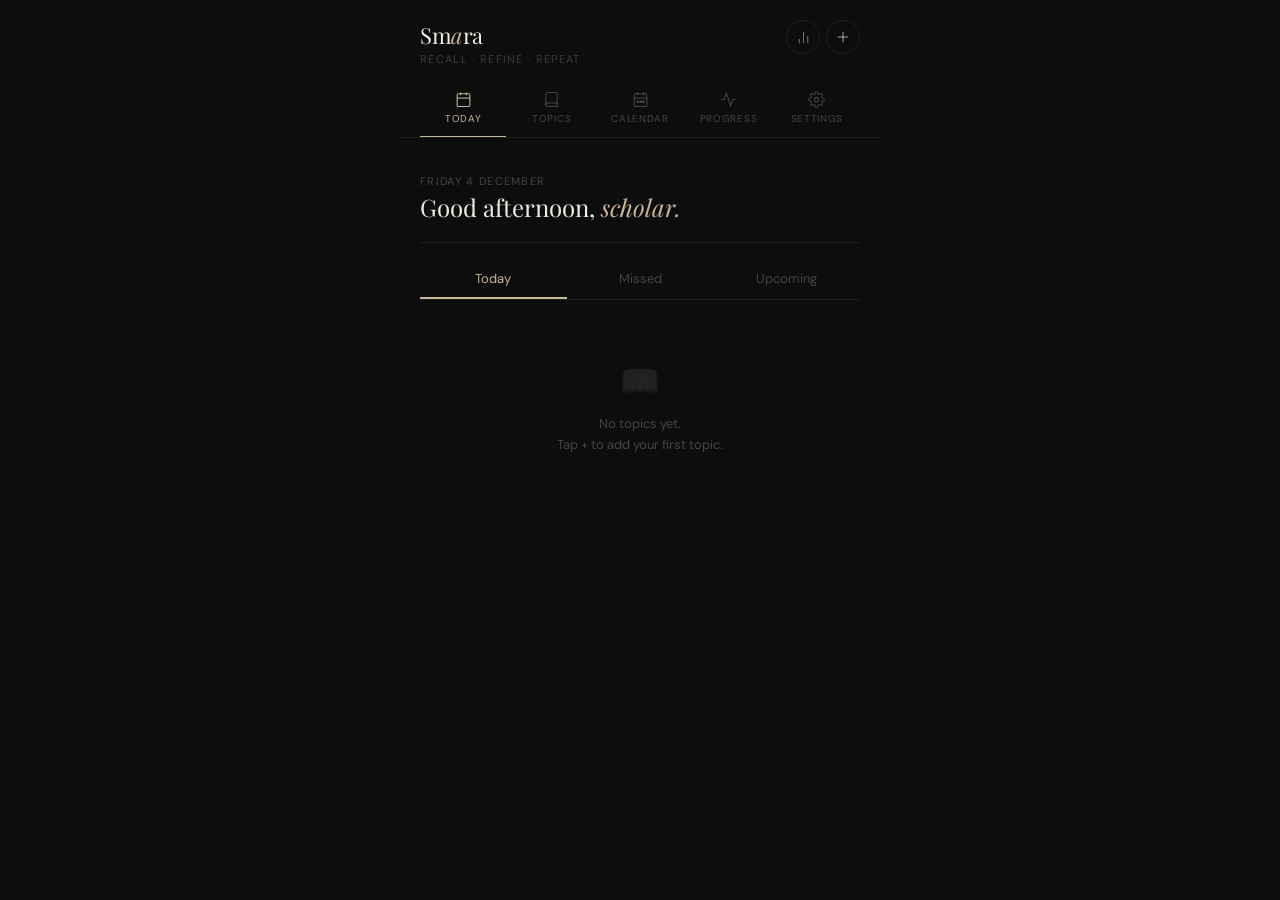
<file: index.html>
<!DOCTYPE html>
<html lang="en">
<head>
  <meta charset="UTF-8">
  <meta name="viewport" content="width=device-width, initial-scale=1.0, viewport-fit=cover">
  <meta name="theme-color" content="#0d0d0d" id="theme-meta">
  <meta name="apple-mobile-web-app-capable" content="yes">
  <meta name="apple-mobile-web-app-status-bar-style" content="black-translucent">
  <meta name="apple-mobile-web-app-title" content="Smara">
  <link rel="manifest" href="manifest.json">
  <link rel="apple-touch-icon" href="icons/icon-192.png">
  <title>Smara - Smart Revision Assist</title>
  <link rel="stylesheet" href="style.css">
  <script src="https://accounts.google.com/gsi/client" async defer></script>
</head>
<body class="theme-dark">

<!-- STICKY SHELL -->
<div class="sticky-shell">
  <header class="header">
    <div>
      <div class="wordmark">Sm<span>a</span>ra</div>
      <div class="tagline">Recall · Refine · Repeat</div>
    </div>
    <div style="display:flex;gap:6px;align-items:center">
      <!-- Stats icon -->
      <button class="btn btn-sm btn-ghost icon-btn" onclick="showStatsSheet()" title="Revision statistics">
        <svg viewBox="0 0 24 24" style="width:17px;height:17px;stroke:currentColor;fill:none;stroke-width:1.5"><line x1="18" y1="20" x2="18" y2="10"/><line x1="12" y1="20" x2="12" y2="4"/><line x1="6" y1="20" x2="6" y2="14"/></svg>
      </button>
      <!-- Add topic -->
      <button class="btn btn-sm btn-ghost icon-btn" onclick="showAddModal()" title="Add topic">
        <svg viewBox="0 0 24 24" style="width:18px;height:18px;stroke:currentColor;fill:none;stroke-width:2"><line x1="12" y1="5" x2="12" y2="19"/><line x1="5" y1="12" x2="19" y2="12"/></svg>
      </button>
    </div>
  </header>
  <nav class="nav">
    <button class="nav-btn active" id="nav-today" onclick="showPage('today')">
      <svg viewBox="0 0 24 24"><rect x="3" y="4" width="18" height="18" rx="2"/><line x1="16" y1="2" x2="16" y2="6"/><line x1="8" y1="2" x2="8" y2="6"/><line x1="3" y1="10" x2="21" y2="10"/></svg>
      Today
    </button>
    <button class="nav-btn" id="nav-topics" onclick="showPage('topics')">
      <svg viewBox="0 0 24 24"><path d="M4 19.5A2.5 2.5 0 0 1 6.5 17H20"/><path d="M6.5 2H20v20H6.5A2.5 2.5 0 0 1 4 19.5v-15A2.5 2.5 0 0 1 6.5 2z"/></svg>
      Topics
    </button>
    <button class="nav-btn" id="nav-calendar" onclick="showPage('calendar')">
      <svg viewBox="0 0 24 24"><rect x="3" y="4" width="18" height="18" rx="2"/><line x1="16" y1="2" x2="16" y2="6"/><line x1="8" y1="2" x2="8" y2="6"/><line x1="3" y1="10" x2="21" y2="10"/><circle cx="8" cy="15" r="1" fill="currentColor"/><circle cx="12" cy="15" r="1" fill="currentColor"/><circle cx="16" cy="15" r="1" fill="currentColor"/></svg>
      Calendar
    </button>
    <button class="nav-btn" id="nav-progress" onclick="showPage('progress')">
      <svg viewBox="0 0 24 24"><polyline points="22 12 18 12 15 21 9 3 6 12 2 12"/></svg>
      Progress
    </button>
    <button class="nav-btn" id="nav-settings" onclick="showPage('settings')">
      <svg viewBox="0 0 24 24"><circle cx="12" cy="12" r="3"/><path d="M19.4 15a1.65 1.65 0 0 0 .33 1.82l.06.06a2 2 0 0 1-2.83 2.83l-.06-.06a1.65 1.65 0 0 0-1.82-.33 1.65 1.65 0 0 0-1 1.51V21a2 2 0 0 1-4 0v-.09A1.65 1.65 0 0 0 9 19.4a1.65 1.65 0 0 0-1.82.33l-.06.06a2 2 0 0 1-2.83-2.83l.06-.06A1.65 1.65 0 0 0 4.68 15a1.65 1.65 0 0 0-1.51-1H3a2 2 0 0 1 0-4h.09A1.65 1.65 0 0 0 4.6 9a1.65 1.65 0 0 0-.33-1.82l-.06-.06a2 2 0 0 1 2.83-2.83l.06.06A1.65 1.65 0 0 0 9 4.68a1.65 1.65 0 0 0 1-1.51V3a2 2 0 0 1 4 0v.09a1.65 1.65 0 0 0 1 1.51 1.65 1.65 0 0 0 1.82-.33l.06-.06a2 2 0 0 1 2.83 2.83l-.06.06A1.65 1.65 0 0 0 19.4 9a1.65 1.65 0 0 0 1.51 1H21a2 2 0 0 1 0 4h-.09a1.65 1.65 0 0 0-1.51 1z"/></svg>
      Settings
    </button>
  </nav>
</div>

<div class="scroll-content">

<!-- ═══ TODAY PAGE ═══ -->
<main id="page-today" class="page active">
  <div class="today-hero">
    <div class="today-date" id="today-date"></div>
    <div class="today-greeting" id="greeting"></div>
  </div>
  <!-- Today / Missed / Upcoming tabs -->
  <div class="home-tabs">
    <button class="home-tab active" id="htab-today" onclick="switchHomeTab('today')">Today</button>
    <button class="home-tab" id="htab-missed" onclick="switchHomeTab('missed')">Missed <span id="missed-badge" class="tab-badge" style="display:none"></span></button>
    <button class="home-tab" id="htab-upcoming" onclick="switchHomeTab('upcoming')">Upcoming</button>
  </div>
  <div id="home-tab-content"></div>
</main>

<!-- ═══ TOPICS PAGE ═══ -->
<main id="page-topics" class="page">
  <div style="display:flex;align-items:center;gap:8px;margin-bottom:14px">
    <button class="btn btn-primary" style="flex:1;justify-content:center;padding:11px" onclick="showAddModal()">
      <svg viewBox="0 0 24 24" style="width:15px;height:15px;stroke:currentColor;fill:none;stroke-width:2"><line x1="12" y1="5" x2="12" y2="19"/><line x1="5" y1="12" x2="19" y2="12"/></svg>
      Add topic
    </button>
    <div style="position:relative;flex:1">
      <svg viewBox="0 0 24 24" style="width:14px;height:14px;stroke:var(--text-dim);fill:none;stroke-width:1.5;position:absolute;left:10px;top:50%;transform:translateY(-50%)"><circle cx="11" cy="11" r="8"/><line x1="21" y1="21" x2="16.65" y2="16.65"/></svg>
      <input type="text" id="topic-search" placeholder="Search…" autocomplete="off"
        style="width:100%;padding:11px 10px 11px 32px;font-size:13px"
        oninput="topicSearch=this.value;renderTopics()">
    </div>
  </div>
  <!-- Sort + view controls -->
  <div style="display:flex;align-items:center;justify-content:space-between;margin-bottom:12px">
    <div style="display:flex;align-items:center;gap:8px">
      <span class="section-head" style="margin:0" id="topics-count"></span>
    </div>
    <div style="display:flex;align-items:center;gap:6px">
      <!-- View toggle -->
      <button class="view-toggle active" id="view-list" onclick="setTopicView('list')" title="List view">
        <svg viewBox="0 0 24 24" style="width:14px;height:14px;stroke:currentColor;fill:none;stroke-width:1.5"><line x1="8" y1="6" x2="21" y2="6"/><line x1="8" y1="12" x2="21" y2="12"/><line x1="8" y1="18" x2="21" y2="18"/><line x1="3" y1="6" x2="3.01" y2="6"/><line x1="3" y1="12" x2="3.01" y2="12"/><line x1="3" y1="18" x2="3.01" y2="18"/></svg>
      </button>
      <button class="view-toggle" id="view-grid" onclick="setTopicView('grid')" title="Grid view">
        <svg viewBox="0 0 24 24" style="width:14px;height:14px;stroke:currentColor;fill:none;stroke-width:1.5"><rect x="3" y="3" width="7" height="7"/><rect x="14" y="3" width="7" height="7"/><rect x="3" y="14" width="7" height="7"/><rect x="14" y="14" width="7" height="7"/></svg>
      </button>
      <!-- Sort -->
      <select id="topic-sort" style="padding:6px 24px 6px 8px;font-size:12px;width:auto" onchange="renderTopics()">
        <option value="default">All topics</option>
        <option value="newest">Newest first</option>
        <option value="oldest">Oldest first</option>
        <option value="progress">By progress</option>
        <option value="az">A–Z</option>
      </select>
    </div>
  </div>
  <!-- Subject filter -->
  <div style="margin-bottom:10px">
    <select id="filter-subj" style="width:100%;padding:8px 28px 8px 10px;font-size:13px" onchange="renderTopics()">
      <option value="">All subjects</option>
    </select>
  </div>
  <div id="topics-list"></div>
  <div style="height:80px"></div>
</main>

<!-- ═══ TOPIC DETAIL PAGE ═══ -->
<main id="page-detail" class="page">
  <div style="display:flex;align-items:center;gap:10px;margin-bottom:16px">
    <button class="btn btn-ghost btn-sm" onclick="showPage('topics')" style="padding:6px">
      <svg viewBox="0 0 24 24" style="width:18px;height:18px;stroke:currentColor;fill:none;stroke-width:2"><polyline points="15 18 9 12 15 6"/></svg>
    </button>
    <div style="flex:1;min-width:0">
      <div id="detail-title" style="font-family:'Playfair Display',serif;font-size:20px;font-weight:400;color:var(--text)"></div>
    </div>
    <button class="btn btn-ghost btn-sm" onclick="openEditFromDetail()" style="padding:6px">
      <svg viewBox="0 0 24 24" style="width:16px;height:16px;stroke:currentColor;fill:none;stroke-width:1.5"><path d="M11 4H4a2 2 0 0 0-2 2v14a2 2 0 0 0 2 2h14a2 2 0 0 0 2-2v-7"/><path d="M18.5 2.5a2.121 2.121 0 0 1 3 3L12 15l-4 1 1-4 9.5-9.5z"/></svg>
    </button>
  </div>
  <div id="detail-content"></div>
</main>

<!-- ═══ CALENDAR PAGE ═══ -->
<main id="page-calendar" class="page">
  <div style="display:flex;gap:6px;margin-bottom:14px">
    <button class="cal-view-btn active" id="cal-view-month" onclick="setCalView('month')">Month</button>
    <button class="cal-view-btn" id="cal-view-week" onclick="setCalView('week')">Week</button>
    <div style="flex:1"></div>
    <button class="cal-collapse-btn" id="cal-collapse-btn" onclick="toggleCalCollapse()">
      Hide <svg viewBox="0 0 24 24" style="width:12px;height:12px;stroke:currentColor;fill:none;stroke-width:2;vertical-align:middle"><polyline points="18 15 12 9 6 15"/></svg>
    </button>
  </div>
  <div id="cal-body">
    <div class="cal-header">
      <button class="cal-nav" onclick="calNav(-1)"><svg viewBox="0 0 24 24" style="width:14px;height:14px;stroke:currentColor;fill:none;stroke-width:2"><polyline points="15 18 9 12 15 6"/></svg></button>
      <span class="cal-month-label" id="cal-month"></span>
      <button class="cal-nav" onclick="calNav(1)"><svg viewBox="0 0 24 24" style="width:14px;height:14px;stroke:currentColor;fill:none;stroke-width:2"><polyline points="9 18 15 12 9 6"/></svg></button>
    </div>
    <div class="cal-weekdays"><span>S</span><span>M</span><span>T</span><span>W</span><span>T</span><span>F</span><span>S</span></div>
    <div id="cal-grid" class="cal-grid"></div>
  </div>
  <div class="divider"></div>
  <div class="cal-day-head" id="cal-day-label"></div>
  <div id="cal-day-topics"></div>
  <div id="cal-sel-date" data-date="" style="display:none"></div>
</main>

<!-- ═══ PROGRESS PAGE ═══ -->
<main id="page-progress" class="page">
  <div class="section-head">Progress</div>
  <div id="progress-content"></div>
</main>

<!-- ═══ SETTINGS PAGE ═══ -->
<main id="page-settings" class="page">
  <div class="section-head">Settings</div>

  <div class="settings-block">
    <div class="settings-title">🎨 Appearance</div>
    <div class="settings-row">
      <span>Theme</span>
      <div style="display:flex;gap:6px">
        <button class="theme-pill active" id="pill-dark" onclick="setTheme('dark')">Dark</button>
        <button class="theme-pill" id="pill-light" onclick="setTheme('light')">Light</button>
      </div>
    </div>
  </div>

  <div class="settings-block">
    <div class="settings-title">🔔 Notifications</div>
    <div class="settings-row">
      <div>
        <div style="font-size:13px;color:var(--text)">Daily revision reminder</div>
        <div style="font-size:11px;color:var(--text-dim);margin-top:2px">Remind me to revise each day</div>
      </div>
      <label class="toggle-switch">
        <input type="checkbox" id="notif-toggle" onchange="toggleNotifications(this.checked)">
        <span class="toggle-slider"></span>
      </label>
    </div>
    <div id="notif-time-row" class="settings-row" style="display:none">
      <span style="font-size:13px;color:var(--text-muted)">Reminder time</span>
      <input type="time" id="notif-time" value="08:00" onchange="saveNotifTime(this.value)"
        style="width:auto;padding:5px 10px;font-size:13px;background:var(--surface2);border:1px solid var(--border);border-radius:var(--radius-sm);color:var(--text)">
    </div>
    <div id="notif-status" style="font-size:11px;color:var(--text-dim);margin-top:8px"></div>
  </div>

  <div class="settings-block">
    <div class="settings-title">Revision cycle</div>
    <div style="display:flex;justify-content:space-between;padding:8px 0 12px">
      <div style="text-align:center;flex:1"><div style="font-size:14px;font-family:'Playfair Display',serif;color:var(--accent)">D0</div><div style="font-size:9px;color:var(--text-dim);margin-top:2px">Study</div></div>
      <div style="text-align:center;flex:1"><div style="font-size:14px;font-family:'Playfair Display',serif;color:var(--accent)">D1</div><div style="font-size:9px;color:var(--text-dim);margin-top:2px">Rev 1</div></div>
      <div style="text-align:center;flex:1"><div style="font-size:14px;font-family:'Playfair Display',serif;color:var(--accent)">D7</div><div style="font-size:9px;color:var(--text-dim);margin-top:2px">Rev 2</div></div>
      <div style="text-align:center;flex:1"><div style="font-size:14px;font-family:'Playfair Display',serif;color:var(--accent)">D30</div><div style="font-size:9px;color:var(--text-dim);margin-top:2px">Rev 3</div></div>
      <div style="text-align:center;flex:1"><div style="font-size:14px;font-family:'Playfair Display',serif;color:var(--accent)">D90</div><div style="font-size:9px;color:var(--text-dim);margin-top:2px">Rev 4</div></div>
    </div>
    <p style="font-size:12px;color:var(--text-dim);line-height:1.6">Based on Ebbinghaus spaced repetition. Scientifically proven for long-term memory.</p>
  </div>

  <div class="settings-block">
    <div class="settings-title">📚 Sample data</div>
    <p style="font-size:12px;color:var(--text-dim);line-height:1.6;margin-bottom:12px">Load sample topics to explore the app.</p>
    <div style="display:flex;gap:8px;flex-wrap:wrap">
      <button class="btn btn-sm" onclick="loadSample()">Load sample data</button>
      <button class="btn btn-sm btn-ghost" style="color:var(--red)" onclick="removeSampleData()">Remove sample data</button>
    </div>
  </div>

  <div class="settings-block">
    <div class="settings-title">☁ Google Drive sync</div>
    <p style="font-size:12px;color:var(--text-dim);line-height:1.6;margin-bottom:12px">Sync to your Google Drive as <code style="font-size:11px;background:var(--surface2);padding:1px 5px;border-radius:4px">smara_backup.json</code>.</p>
    <div id="gdrive-status" style="font-size:12px;color:var(--text-dim);background:var(--surface2);padding:10px 12px;border-radius:var(--radius-sm);margin-bottom:12px">
      <span id="gdrive-status-text">Not connected</span>
    </div>
    <div id="gdrive-btns-disconnected" style="display:flex;gap:8px;flex-wrap:wrap">
      <button class="btn btn-sm btn-primary" onclick="gdriveSignIn()">Sign in with Google</button>
    </div>
    <div id="gdrive-btns-connected" style="display:none;flex-direction:column;gap:10px">
      <div style="display:flex;gap:8px;flex-wrap:wrap">
        <button class="btn btn-sm btn-primary" onclick="gdriveSyncNow()" id="btn-sync">Sync now</button>
        <button class="btn btn-sm" onclick="gdriveRestore()">Restore from Drive</button>
        <button class="btn btn-sm btn-ghost" onclick="gdriveSignOut()">Sign out</button>
      </div>
      <div id="gdrive-last-sync" style="font-size:11px;color:var(--text-dim)"></div>
    </div>
    <div class="divider"></div>
    <div style="font-size:11px;color:var(--text-dim);margin-bottom:8px;text-transform:uppercase;letter-spacing:.08em">Local backup</div>
    <div style="display:flex;gap:8px">
      <button class="btn btn-sm btn-ghost" onclick="exportBackup()">Download JSON</button>
      <label class="btn btn-sm btn-ghost" style="cursor:pointer">Restore file<input type="file" accept=".json" style="display:none" onchange="importBackup(this)"></label>
    </div>
  </div>

  <div class="settings-block">
    <div class="settings-title" style="color:var(--red)">⚠ Danger zone</div>
    <button class="btn btn-sm" style="color:var(--red);border-color:rgba(224,123,106,0.2);background:var(--red-dim)" onclick="clearAll()">Clear all data</button>
  </div>

  <div style="margin-top:28px;text-align:center;padding-bottom:20px">
    <div style="font-family:'Playfair Display',serif;font-size:20px;color:var(--accent)">Smara</div>
    <div style="font-size:11px;color:var(--text-dim);margin-top:4px">by pawansDr.oid</div>
  </div>
</main>

</div><!-- scroll-content -->

<!-- ═══ ADD TOPIC MODAL ═══ -->
<div id="add-modal" class="add-modal" onclick="if(event.target===this)hideAddModal()">
  <div class="add-modal-inner">
    <div class="add-modal-title">New topic <button class="modal-close" onclick="hideAddModal()">×</button></div>
    <div class="form-group">
      <label class="form-label">Topic title *</label>
      <input type="text" id="inp-title" placeholder="e.g. Biostatistics" autocomplete="off">
    </div>
    <div class="form-group">
      <label class="form-label">Subject</label>
      <input type="text" id="inp-subject" placeholder="e.g. Physics" list="subj-datalist" autocomplete="off">
      <datalist id="subj-datalist"></datalist>
    </div>
    <div class="form-group">
      <label class="form-label">Studied on (Day 0)</label>
      <input type="date" id="inp-date" style="width:100%;padding:11px 14px;background:var(--surface);border:1px solid var(--border);border-radius:var(--radius-sm);color:var(--text);font-family:'DM Sans',sans-serif;font-size:14px;outline:none">
    </div>
    <div class="form-group">
      <label class="form-label">Revision cycle</label>
      <div class="cycle-option selected" id="cycle-default" onclick="selectCycle('default')">
        <div style="display:flex;align-items:center;gap:10px">
          <div class="cycle-radio active" id="radio-default"></div>
          <div><div style="font-size:13px;color:var(--text)">Default (Day 1, 7, 30, 90)</div><div style="font-size:11px;color:var(--text-dim);margin-top:1px">Ebbinghaus spaced repetition</div></div>
        </div>
      </div>
      <div class="cycle-option" id="cycle-custom" onclick="selectCycle('custom')" style="margin-top:6px">
        <div style="display:flex;align-items:center;gap:10px">
          <div class="cycle-radio" id="radio-custom"></div>
          <div><div style="font-size:13px;color:var(--text)">Custom cycle</div><div style="font-size:11px;color:var(--text-dim);margin-top:1px">Set your own revision days</div></div>
        </div>
      </div>
      <div id="custom-cycle-input" style="display:none;margin-top:10px;padding:12px;background:var(--surface2);border-radius:var(--radius-sm)">
        <div style="font-size:11px;color:var(--text-dim);margin-bottom:8px;text-transform:uppercase;letter-spacing:0.08em">Days from Day 0 (comma-separated)</div>
        <input type="text" id="inp-custom-cycle" placeholder="e.g. 1, 3, 7, 14, 30">
        <div style="font-size:11px;color:var(--text-dim);margin-top:5px">Day 0 = study day. Enter days after that.</div>
      </div>
    </div>
    <div class="form-group">
      <label class="form-label">Tags <span style="font-size:10px;color:var(--text-dim);text-transform:none;letter-spacing:0">(comma-separated)</span></label>
      <input type="text" id="inp-tags" placeholder="exam, formula, chapter-3" autocomplete="off">
    </div>
    <div class="form-group">
      <label class="form-label">Notes</label>
      <div id="notes-preview-area" style="display:none;background:var(--surface2);border-radius:var(--radius-sm);padding:12px;margin-bottom:8px;border-left:2px solid var(--accent)">
        <div style="font-size:12px;font-weight:500;color:var(--accent);margin-bottom:4px" id="notes-preview-title"></div>
        <div style="font-size:13px;color:var(--text-muted);white-space:pre-wrap" id="notes-preview-content"></div>
        <button class="btn btn-ghost btn-sm" style="margin-top:8px;font-size:11px" onclick="openNotesModal()">Edit notes</button>
      </div>
      <button class="btn btn-ghost" style="width:100%;justify-content:center;border-style:dashed" id="add-notes-btn" onclick="openNotesModal()">
        <svg viewBox="0 0 24 24" style="width:14px;height:14px;stroke:currentColor;fill:none;stroke-width:1.5"><path d="M14 2H6a2 2 0 0 0-2 2v16a2 2 0 0 0 2 2h12a2 2 0 0 0 2-2V8z"/><polyline points="14 2 14 8 20 8"/><line x1="16" y1="13" x2="8" y2="13"/><line x1="16" y1="17" x2="8" y2="17"/></svg>
        Add notes
      </button>
    </div>
    <div class="form-group">
      <label class="form-label">Images <span style="font-size:10px;color:var(--text-dim);text-transform:none;letter-spacing:0">(optional)</span></label>
      <div id="image-preview-grid" style="display:flex;flex-wrap:wrap;gap:6px;margin-bottom:8px"></div>
      <label class="btn btn-ghost" style="width:100%;justify-content:center;border-style:dashed;cursor:pointer">
        <svg viewBox="0 0 24 24" style="width:14px;height:14px;stroke:currentColor;fill:none;stroke-width:1.5"><rect x="3" y="3" width="18" height="18" rx="2"/><circle cx="8.5" cy="8.5" r="1.5"/><polyline points="21 15 16 10 5 21"/></svg>
        Add images
        <input type="file" accept="image/*" multiple style="display:none" onchange="handleImages(this)">
      </label>
    </div>
    <div class="form-group">
      <label class="form-label">Documents <span style="font-size:10px;color:var(--text-dim);text-transform:none;letter-spacing:0">(optional)</span></label>
      <div id="doc-list" style="margin-bottom:8px"></div>
      <label class="btn btn-ghost" style="width:100%;justify-content:center;border-style:dashed;cursor:pointer">
        <svg viewBox="0 0 24 24" style="width:14px;height:14px;stroke:currentColor;fill:none;stroke-width:1.5"><path d="M22 19a2 2 0 0 1-2 2H4a2 2 0 0 1-2-2V5a2 2 0 0 1 2-2h5l2 3h9a2 2 0 0 1 2 2z"/></svg>
        Add documents
        <input type="file" accept=".pdf,.docx,.doc,.txt" multiple style="display:none" onchange="handleDocs(this)">
      </label>
    </div>
    <div style="display:flex;gap:8px;padding-bottom:8px">
      <button class="btn btn-primary" style="flex:1;justify-content:center" onclick="addTopic()">
        <svg viewBox="0 0 24 24" style="width:14px;height:14px;stroke:currentColor;fill:none;stroke-width:2"><polyline points="20 6 9 17 4 12"/></svg>
        Create topic
      </button>
      <button class="btn" onclick="hideAddModal()">Cancel</button>
    </div>
  </div>
</div>

<!-- ═══ NOTES MODAL ═══ -->
<div id="notes-modal" class="add-modal" onclick="if(event.target===this)closeNotesModal()">
  <div class="add-modal-inner">
    <div class="add-modal-title">Add notes <button class="modal-close" onclick="closeNotesModal()">×</button></div>
    <div class="form-group">
      <label class="form-label">Title <span style="font-size:10px;color:var(--text-dim);text-transform:none;letter-spacing:0">(optional)</span></label>
      <input type="text" id="notes-title-inp" placeholder="Notes title" autocomplete="off">
    </div>
    <div class="form-group">
      <label class="form-label">Content</label>
      <textarea id="notes-content-inp" placeholder="Notes content…" style="min-height:160px"></textarea>
    </div>
    <div style="display:flex;gap:8px">
      <button class="btn btn-primary" style="flex:1;justify-content:center" onclick="saveNotes()">Save</button>
      <button class="btn" onclick="closeNotesModal()">Cancel</button>
    </div>
  </div>
</div>

<!-- ═══ EDIT TOPIC MODAL ═══ -->
<div id="edit-modal" class="add-modal" onclick="if(event.target===this)closeEditModal()">
  <div class="add-modal-inner">
    <div class="add-modal-title">Edit topic <button class="modal-close" onclick="closeEditModal()">×</button></div>
    <div class="form-group">
      <label class="form-label">Title *</label>
      <input type="text" id="edit-title" autocomplete="off">
    </div>
    <div class="form-group">
      <label class="form-label">Subject</label>
      <input type="text" id="edit-subject" list="edit-subj-datalist" autocomplete="off">
      <datalist id="edit-subj-datalist"></datalist>
    </div>
    <div class="form-group">
      <label class="form-label">Tags</label>
      <input type="text" id="edit-tags" autocomplete="off">
    </div>
    <div class="form-group">
      <label class="form-label">Notes title</label>
      <input type="text" id="edit-notes-title" autocomplete="off">
    </div>
    <div class="form-group">
      <label class="form-label">Notes content</label>
      <textarea id="edit-notes-content" style="min-height:100px"></textarea>
    </div>
    <div style="display:flex;gap:8px;padding-bottom:8px">
      <button class="btn btn-primary" style="flex:1;justify-content:center" onclick="saveEdit()">Save changes</button>
      <button class="btn" onclick="closeEditModal()">Cancel</button>
    </div>
  </div>
</div>

<!-- ═══ REVISION STATS BOTTOM SHEET ═══ -->
<div id="stats-sheet" class="add-modal" onclick="if(event.target===this)closeStatsSheet()">
  <div class="add-modal-inner" style="padding-bottom:24px">
    <div class="add-modal-title">Revision statistics <button class="modal-close" onclick="closeStatsSheet()">×</button></div>
    <div id="stats-content"></div>
  </div>
</div>

<!-- ═══ CONFIRM DONE SHEET ═══ -->
<div id="confirm-done-sheet" class="add-modal" onclick="if(event.target===this)closeConfirmDone()">
  <div class="add-modal-inner" style="padding-bottom:24px">
    <div class="add-modal-title" id="confirm-done-title">Mark as revised? <button class="modal-close" onclick="closeConfirmDone()">×</button></div>
    <p id="confirm-done-body" style="font-size:13px;color:var(--text-muted);margin-bottom:20px;line-height:1.6"></p>
    <div style="display:flex;gap:8px">
      <button class="btn btn-primary" style="flex:1;justify-content:center" id="confirm-done-btn">Yes, done!</button>
      <button class="btn" style="flex:1;justify-content:center" onclick="closeConfirmDone()">Not yet</button>
    </div>
  </div>
</div>

<!-- ═══ LIGHTBOX ═══ -->
<div id="lightbox" onclick="closeLightbox()" style="display:none;position:fixed;inset:0;z-index:200;background:rgba(0,0,0,0.92);align-items:center;justify-content:center;cursor:zoom-out">
  <img id="lightbox-img" style="max-width:95vw;max-height:90vh;object-fit:contain;border-radius:8px">
  <button onclick="closeLightbox()" style="position:absolute;top:16px;right:16px;background:rgba(255,255,255,0.1);border:none;color:#fff;width:36px;height:36px;border-radius:50%;font-size:20px;cursor:pointer;display:flex;align-items:center;justify-content:center">×</button>
</div>

<div id="update-banner" style="display:none;position:fixed;top:0;left:0;right:0;z-index:999;background:var(--accent);color:var(--bg);font-size:13px;font-family:'DM Sans',sans-serif;padding:10px 16px;align-items:center;justify-content:space-between;gap:10px">
  <span>✦ New version available</span>
  <button onclick="window.location.reload()" style="background:var(--bg);color:var(--accent);border:none;border-radius:6px;padding:5px 12px;font-size:12px;font-family:'DM Sans',sans-serif;cursor:pointer;font-weight:500">Refresh</button>
</div>

<div id="toast" class="toast"></div>
<script src="app.js"></script>
<script>
function clearAll(){ if(!confirm('Delete all topics?')) return; db={topics:[],settings:{}}; saveDB(); renderToday(); toast('Cleared'); }
showPage('today');
if('serviceWorker' in navigator){
  // Only an update if a worker was already controlling this page (not first install)
  const hadController=!!navigator.serviceWorker.controller;
  navigator.serviceWorker.register('/sw.js').then(reg=>{
    reg.addEventListener('updatefound',()=>{
      const nw=reg.installing;
      nw.addEventListener('statechange',()=>{
        if(nw.state==='activated'&&hadController){ const b=document.getElementById('update-banner'); if(b) b.style.display='flex'; }
      });
    });
  }).catch(()=>{});
  navigator.serviceWorker.addEventListener('message',e=>{
    if(e.data&&e.data.type==='SW_UPDATED'&&hadController){ const b=document.getElementById('update-banner'); if(b) b.style.display='flex'; }
  });
}
</script>
</body>
</html>
</file>
<file: style.css>
@import url('https://fonts.googleapis.com/css2?family=Playfair+Display:ital,wght@0,400;0,500;1,400&family=DM+Sans:wght@300;400;500&display=swap');

*,*::before,*::after{box-sizing:border-box;margin:0;padding:0}

/* ── THEMES ── */
.theme-dark{
  --bg:#0d0d0d;--surface:#161616;--surface2:#1e1e1e;
  --border:rgba(255,255,255,0.07);--border-hover:rgba(255,255,255,0.14);
  --text:#f0ece4;--text-muted:rgba(240,236,228,0.45);--text-dim:rgba(240,236,228,0.25);
  --accent:#c8b89a;--accent-dim:rgba(200,184,154,0.12);--accent-border:rgba(200,184,154,0.3);
  --green:#7ec8a0;--green-dim:rgba(126,200,160,0.1);
  --red:#e07b6a;--red-dim:rgba(224,123,106,0.1);
  --amber:#d4a84b;--amber-dim:rgba(212,168,75,0.1);
  --blue:#7aadd4;--blue-dim:rgba(122,173,212,0.1);
}
.theme-light{
  --bg:#f5f3ef;--surface:#ffffff;--surface2:#f0ede8;
  --border:rgba(0,0,0,0.08);--border-hover:rgba(0,0,0,0.15);
  --text:#1a1814;--text-muted:rgba(26,24,20,0.55);--text-dim:rgba(26,24,20,0.35);
  --accent:#8b6f47;--accent-dim:rgba(139,111,71,0.1);--accent-border:rgba(139,111,71,0.3);
  --green:#2d8a56;--green-dim:rgba(45,138,86,0.1);
  --red:#c0392b;--red-dim:rgba(192,57,43,0.1);
  --amber:#b5860d;--amber-dim:rgba(181,134,13,0.1);
  --blue:#2471a3;--blue-dim:rgba(36,113,163,0.1);
}

html{font-size:16px;-webkit-tap-highlight-color:transparent}
body{font-family:'DM Sans',sans-serif;background:var(--bg);color:var(--text);min-height:100vh;max-width:480px;margin:0 auto;display:flex;flex-direction:column;overflow-x:hidden;transition:background .2s,color .2s}

/* ── HEADER ── */
.header{padding:20px 20px 0;display:flex;align-items:flex-start;justify-content:space-between}
.wordmark{font-family:'Playfair Display',serif;font-size:22px;font-weight:400;letter-spacing:-.02em;color:var(--text)}
.wordmark span{font-style:italic;color:var(--accent)}
.tagline{font-size:11px;color:var(--text-dim);letter-spacing:.12em;text-transform:uppercase;margin-top:2px;font-weight:300}

/* ── NAV ── */
.nav{display:flex;gap:2px;padding:14px 20px 0;border-bottom:1px solid var(--border);padding-bottom:0;margin-top:2px}
.nav-btn{display:flex;flex-direction:column;align-items:center;gap:4px;flex:1;padding:9px 4px 11px;background:transparent;border:none;border-bottom:1.5px solid transparent;color:var(--text-dim);font-size:10px;font-family:'DM Sans',sans-serif;letter-spacing:.07em;text-transform:uppercase;cursor:pointer;transition:.15s}
.nav-btn svg{width:17px;height:17px;stroke:currentColor;fill:none;stroke-width:1.5}
.nav-btn.active{color:var(--accent);border-bottom-color:var(--accent)}
.nav-btn:hover:not(.active){color:var(--text-muted)}

/* ── PAGES ── */
.page{display:none;flex:1;padding:18px 20px;animation:fadeIn .2s ease}
.page.active{display:block}
@keyframes fadeIn{from{opacity:0;transform:translateY(5px)}to{opacity:1;transform:none}}

/* ── METRICS ── */
.metrics{display:grid;grid-template-columns:repeat(4,1fr);gap:8px;margin-bottom:20px}
.metric{background:var(--surface);border:1px solid var(--border);border-radius:8px;padding:11px 6px;text-align:center}
.metric-num{font-size:22px;font-weight:300;color:var(--text);line-height:1;font-family:'Playfair Display',serif}
.metric-lbl{font-size:9px;color:var(--text-dim);text-transform:uppercase;letter-spacing:.1em;margin-top:4px}

/* ── SECTION HEAD ── */
.section-head{font-size:10px;text-transform:uppercase;letter-spacing:.14em;color:var(--text-dim);margin-bottom:12px;font-weight:500}

/* ── CARDS ── */
.card{background:var(--surface);border:1px solid var(--border);border-radius:12px;padding:14px 16px;margin-bottom:8px;transition:border-color .15s}
.card:hover{border-color:var(--border-hover)}
.topic-title{font-size:15px;font-weight:400;color:var(--text);line-height:1.35}
.topic-meta{font-size:12px;color:var(--text-muted);margin-top:4px}

/* ── BADGES ── */
.badge{display:inline-flex;align-items:center;gap:3px;font-size:10px;letter-spacing:.06em;text-transform:uppercase;padding:3px 8px;border-radius:20px;font-weight:500;border:1px solid;white-space:nowrap}
.badge-due{background:var(--amber-dim);color:var(--amber);border-color:rgba(212,168,75,.2)}
.badge-done{background:var(--green-dim);color:var(--green);border-color:rgba(126,200,160,.2)}
.badge-later{background:var(--blue-dim);color:var(--blue);border-color:rgba(122,173,212,.2)}
.badge-missed{background:var(--red-dim);color:var(--red);border-color:rgba(224,123,106,.2)}
.badge-new{background:var(--accent-dim);color:var(--accent);border-color:var(--accent-border)}

.tag{font-size:10px;background:transparent;color:var(--text-dim);border:1px solid var(--border);padding:2px 7px;border-radius:20px}
.dot{width:6px;height:6px;border-radius:50%;display:inline-block;flex-shrink:0}

/* ── BUTTONS ── */
.btn{display:inline-flex;align-items:center;gap:6px;padding:9px 16px;border:1px solid var(--border-hover);border-radius:8px;background:transparent;color:var(--text-muted);font-family:'DM Sans',sans-serif;font-size:13px;cursor:pointer;transition:.15s;white-space:nowrap}
.btn:hover{background:var(--surface2);color:var(--text);border-color:var(--border-hover)}
.btn:active{transform:scale(.98)}
.btn svg{width:15px;height:15px;stroke:currentColor;fill:none;stroke-width:1.5;flex-shrink:0}
.btn-primary{background:var(--accent);color:var(--bg);border-color:var(--accent);font-weight:500}
.btn-primary:hover{opacity:.88;color:var(--bg)}
.btn-sm{padding:6px 12px;font-size:12px}
.btn-ghost{border-color:transparent}
.btn-ghost:hover{border-color:var(--border)}

/* ── QUALITY BUTTONS ── */
.quality-row{display:grid;grid-template-columns:repeat(6,1fr);gap:4px;margin-top:12px}
.q-btn{padding:8px 4px;border-radius:8px;border:1px solid var(--border);background:var(--surface2);font-size:10px;font-family:'DM Sans',sans-serif;cursor:pointer;color:var(--text-muted);text-align:center;transition:.15s;line-height:1.3}
.q-btn span{display:block;font-size:15px;margin-bottom:2px}
.q-btn:hover{transform:translateY(-2px)}
.q-btn[data-q="0"]:hover,.q-btn[data-q="1"]:hover{background:var(--red-dim);border-color:var(--red);color:var(--red)}
.q-btn[data-q="2"]:hover{background:var(--amber-dim);border-color:var(--amber);color:var(--amber)}
.q-btn[data-q="3"]:hover{background:var(--blue-dim);border-color:var(--blue);color:var(--blue)}
.q-btn[data-q="4"]:hover,.q-btn[data-q="5"]:hover{background:var(--green-dim);border-color:var(--green);color:var(--green)}
.quality-label{font-size:10px;text-transform:uppercase;letter-spacing:.1em;color:var(--text-dim);margin-top:12px;margin-bottom:5px}

/* ── REVIEW CARD ── */
.review-card{background:var(--surface);border:1px solid var(--border);border-radius:12px;padding:18px;margin-bottom:10px}
.review-question{font-family:'Playfair Display',serif;font-size:17px;font-weight:400;line-height:1.5;color:var(--text)}
.review-notes{margin-top:10px;padding:12px;background:var(--surface2);border-radius:8px;font-size:13px;color:var(--text-muted);line-height:1.6;border-left:2px solid var(--accent)}

/* ── FORMS ── */
.form-group{margin-bottom:14px}
.form-label{display:block;font-size:10px;text-transform:uppercase;letter-spacing:.1em;color:var(--text-dim);margin-bottom:6px;font-weight:500}
input[type=text],input[type=date],select,textarea{width:100%;padding:11px 14px;background:var(--surface);border:1px solid var(--border);border-radius:8px;color:var(--text);font-family:'DM Sans',sans-serif;font-size:14px;outline:none;transition:border-color .15s;-webkit-appearance:none}
input[type=text]:focus,input[type=date]:focus,select:focus,textarea:focus{border-color:var(--accent-border)}
input[type=text]::placeholder,textarea::placeholder{color:var(--text-dim)}
textarea{resize:vertical;min-height:90px;line-height:1.6}
select{background-image:url("data:image/svg+xml,%3Csvg xmlns='http://www.w3.org/2000/svg' width='12' height='12' viewBox='0 0 24 24' fill='none' stroke='rgba(128,128,128,0.5)' stroke-width='2'%3E%3Cpath d='M6 9l6 6 6-6'/%3E%3C/svg%3E");background-repeat:no-repeat;background-position:right 12px center;cursor:pointer;padding-right:32px}

/* ── PROGRESS ── */
.prog-wrap{background:var(--surface2);border-radius:99px;height:3px;overflow:hidden;margin-top:6px}
.prog-bar{height:100%;background:var(--accent);border-radius:99px;transition:width .4s ease}
.divider{height:1px;background:var(--border);margin:14px 0}

/* ── EMPTY / DONE STATES ── */
.empty{text-align:center;padding:44px 20px;color:var(--text-dim)}
.empty-icon{font-size:32px;margin-bottom:12px;opacity:.4}
.empty p{font-size:13px;line-height:1.6}
.all-done{text-align:center;padding:32px 20px}
.all-done-icon{font-size:38px;margin-bottom:12px}
.all-done h3{font-family:'Playfair Display',serif;font-size:20px;font-weight:400;color:var(--text);margin-bottom:6px}
.all-done p{font-size:13px;color:var(--text-muted)}

/* ── TODAY HERO ── */
.today-hero{padding:18px 0 20px;margin-bottom:18px;border-bottom:1px solid var(--border)}
.today-date{font-size:11px;color:var(--text-dim);text-transform:uppercase;letter-spacing:.12em;margin-bottom:5px}
.today-greeting{font-family:'Playfair Display',serif;font-size:24px;font-weight:400;color:var(--text);line-height:1.2}
.today-greeting em{font-style:italic;color:var(--accent)}

/* ── CALENDAR ── */
.cal-view-btn{padding:7px 18px;border-radius:20px;border:1px solid var(--border);background:transparent;font-size:12px;font-family:'DM Sans',sans-serif;color:var(--text-muted);cursor:pointer;transition:.15s}
.cal-view-btn.active{background:var(--accent);color:var(--bg);border-color:var(--accent)}
.cal-collapse-btn{background:transparent;border:none;color:var(--text-dim);font-size:11px;cursor:pointer;display:flex;align-items:center;gap:4px;padding:0}
.cal-collapse-btn:hover{color:var(--text-muted)}
.cal-header{display:flex;align-items:center;justify-content:space-between;margin-bottom:12px}
.cal-month-label{font-family:'Playfair Display',serif;font-size:17px;font-weight:400;color:var(--text)}
.cal-nav{background:transparent;border:1px solid var(--border);border-radius:8px;color:var(--text-muted);width:32px;height:32px;display:flex;align-items:center;justify-content:center;cursor:pointer;transition:.15s}
.cal-nav:hover{background:var(--surface2);color:var(--text)}
.cal-weekdays{display:grid;grid-template-columns:repeat(7,1fr);margin-bottom:4px}
.cal-weekdays span{text-align:center;font-size:10px;color:var(--text-dim);text-transform:uppercase;letter-spacing:.08em;padding:4px 0}
.cal-grid{display:grid;grid-template-columns:repeat(7,1fr);gap:2px;margin-bottom:14px}
.cal-week-grid{grid-template-columns:repeat(7,1fr)}
.cal-cell{aspect-ratio:1;display:flex;flex-direction:column;align-items:center;justify-content:center;border-radius:8px;cursor:pointer;transition:.15s;gap:2px;position:relative}
.cal-cell:hover{background:var(--surface2)}
.cal-week-cell{aspect-ratio:unset;padding:10px 4px}
.cal-num{font-size:13px;color:var(--text-muted);line-height:1}
.cal-cell.cal-today{border:1px solid var(--accent-border)}
.cal-cell.cal-today .cal-num{color:var(--accent);font-weight:500}
.cal-cell.cal-selected{background:var(--accent-dim)}
.cal-cell.cal-selected .cal-num{color:var(--accent)}
.cal-dots{display:flex;gap:2px;justify-content:center}
.cal-dots span{width:4px;height:4px;border-radius:50%;display:block}
.cal-day-head{font-size:13px;color:var(--text-muted);margin-bottom:10px;padding-bottom:10px;border-bottom:1px solid var(--border)}

/* ── SETTINGS ── */
.settings-block{background:var(--surface);border:1px solid var(--border);border-radius:12px;padding:16px;margin-bottom:10px}
.settings-title{font-size:11px;text-transform:uppercase;letter-spacing:.1em;color:var(--accent);margin-bottom:12px;font-weight:500}
.settings-row{display:flex;align-items:center;justify-content:space-between;padding:8px 0;font-size:13px;color:var(--text-muted)}
.theme-pill{padding:6px 14px;border-radius:20px;border:1px solid var(--border);background:transparent;font-size:12px;font-family:'DM Sans',sans-serif;color:var(--text-muted);cursor:pointer;transition:.15s}
.theme-pill.active{background:var(--accent);color:var(--bg);border-color:var(--accent)}

/* ── ADD MODAL ── */
.add-modal{display:none;position:fixed;inset:0;z-index:100;background:rgba(0,0,0,0.6);align-items:flex-end}
.add-modal-inner{background:var(--surface);border-radius:16px 16px 0 0;padding:20px 20px 32px;width:100%;max-height:90vh;overflow-y:auto;animation:slideUp .25s cubic-bezier(.4,0,.2,1)}
@keyframes slideUp{from{transform:translateY(100%)}to{transform:translateY(0)}}
.add-modal-title{font-family:'Playfair Display',serif;font-size:18px;font-weight:400;margin-bottom:16px;display:flex;align-items:center;justify-content:space-between;color:var(--text)}
.modal-close{background:transparent;border:none;color:var(--text-muted);cursor:pointer;font-size:22px;padding:0;line-height:1}

/* ── CYCLE SELECTOR ── */
.cycle-option{padding:12px;background:var(--surface2);border-radius:8px;border:1px solid var(--border);cursor:pointer;transition:.15s}
.cycle-option:hover{border-color:var(--border-hover)}
.cycle-option.selected{border-color:var(--accent-border);background:var(--accent-dim)}
.cycle-radio{width:16px;height:16px;border-radius:50%;border:2px solid var(--border);flex-shrink:0;transition:.15s;position:relative}
.cycle-radio.active{border-color:var(--accent)}
.cycle-radio.active::after{content:'';width:7px;height:7px;background:var(--accent);border-radius:50%;position:absolute;top:50%;left:50%;transform:translate(-50%,-50%)}

/* ── TOAST ── */
.toast{position:fixed;bottom:24px;left:50%;transform:translateX(-50%) translateY(80px);background:var(--surface2);border:1px solid var(--border-hover);color:var(--text);font-size:13px;padding:10px 18px;border-radius:99px;z-index:999;transition:transform .3s cubic-bezier(.4,0,.2,1);white-space:nowrap}
.toast.show{transform:translateX(-50%) translateY(0)}

/* ── SCROLLBAR ── */
::-webkit-scrollbar{width:4px}
::-webkit-scrollbar-track{background:transparent}
::-webkit-scrollbar-thumb{background:var(--border-hover);border-radius:99px}

.action-bar{display:flex;gap:8px;flex-wrap:wrap}

/* ── STICKY SHELL ── */
.sticky-shell {
  position: sticky;
  top: 0;
  z-index: 90;
  background: var(--bg);
  border-bottom: 1px solid var(--border);
}
.sticky-shell .header { border-bottom: none; padding-bottom: 0; }
.sticky-shell .nav { border-bottom: none; }
.scroll-content { overflow-y: auto; flex: 1; }

/* ── TOGGLE SWITCH ── */
.toggle-switch { position: relative; display: inline-block; width: 44px; height: 24px; flex-shrink: 0; }
.toggle-switch input { opacity: 0; width: 0; height: 0; }
.toggle-slider {
  position: absolute; cursor: pointer; inset: 0;
  background: var(--surface2); border-radius: 99px;
  border: 1px solid var(--border-hover);
  transition: .2s;
}
.toggle-slider::before {
  content: ''; position: absolute;
  width: 18px; height: 18px; border-radius: 50%;
  background: var(--text-dim); bottom: 2px; left: 2px;
  transition: .2s;
}
.toggle-switch input:checked + .toggle-slider { background: var(--accent); border-color: var(--accent); }
.toggle-switch input:checked + .toggle-slider::before { background: var(--bg); transform: translateX(20px); }

/* ── HOME TABS ── */
.home-tabs{display:flex;gap:0;margin-bottom:16px;border-bottom:1px solid var(--border)}
.home-tab{flex:1;padding:9px 4px 10px;background:transparent;border:none;border-bottom:2px solid transparent;color:var(--text-dim);font-size:13px;font-family:'DM Sans',sans-serif;cursor:pointer;transition:.15s;position:relative}
.home-tab.active{color:var(--accent);border-bottom-color:var(--accent)}
.tab-badge{background:var(--red);color:#fff;font-size:9px;padding:1px 5px;border-radius:99px;margin-left:4px;vertical-align:middle;display:inline-flex;align-items:center}

/* ── HOME CARD ── */
.home-card{margin-bottom:10px}
.done-btn{display:inline-flex;align-items:center;gap:6px;padding:9px 18px;background:var(--accent);color:var(--bg);border:none;border-radius:var(--radius-sm);font-size:13px;font-family:'DM Sans',sans-serif;font-weight:500;cursor:pointer;transition:.15s;width:100%;justify-content:center}
.done-btn:hover{opacity:.88}
.done-btn:active{transform:scale(.98)}

/* ── TOPIC LIST CARD ── */
.topic-list-card{margin-bottom:8px}
.progress-ring-wrap{position:relative;display:flex;align-items:center;justify-content:center;flex-shrink:0}
.progress-ring-wrap span{position:absolute;font-size:9px;font-weight:500}

/* ── TOPICS GRID ── */
.topics-grid{display:grid;grid-template-columns:repeat(2,1fr);gap:8px;margin-bottom:4px}

/* ── SUBJECT GROUP ── */
.subject-group{margin-bottom:12px}
.subject-header{display:flex;align-items:center;justify-content:space-between;padding:8px 12px;background:var(--surface);border:1px solid var(--border);border-radius:var(--radius-sm);cursor:pointer;margin-bottom:4px;transition:var(--transition)}
.subject-header:hover{background:var(--surface2)}
.subject-items{padding-left:0}

/* ── VIEW TOGGLE ── */
.view-toggle{width:30px;height:30px;display:flex;align-items:center;justify-content:center;border:1px solid var(--border);border-radius:var(--radius-sm);background:transparent;color:var(--text-dim);cursor:pointer;transition:.15s}
.view-toggle.active{background:var(--accent-dim);border-color:var(--accent-border);color:var(--accent)}

/* ── ICON BTN ── */
.icon-btn{width:34px;height:34px;padding:0;justify-content:center;border-radius:50%;border-color:var(--border)}

/* ── STAT CARD ── */
.stat-card{border:1px solid;border-radius:var(--radius-md);padding:14px 12px;text-align:center}

/* ── DETAIL PAGE ── */
#page-detail{padding:16px 20px}
</file>
